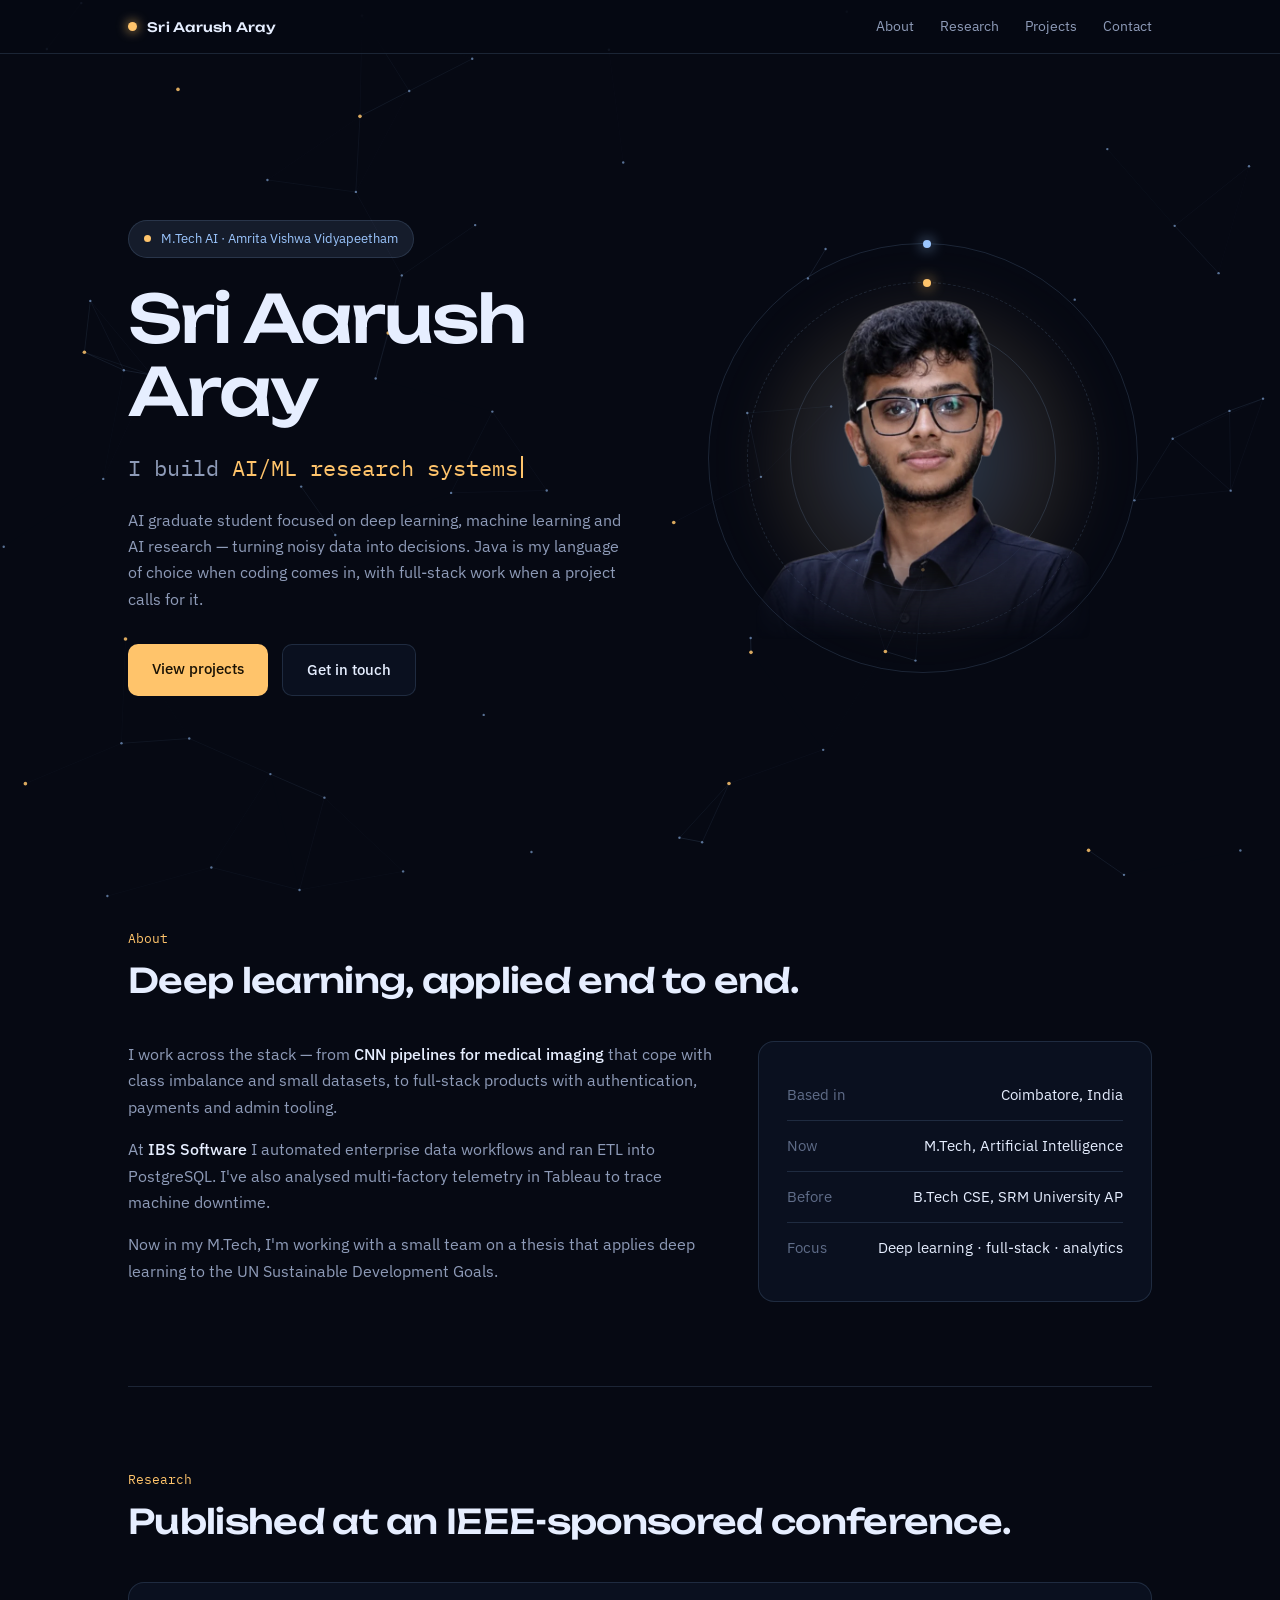
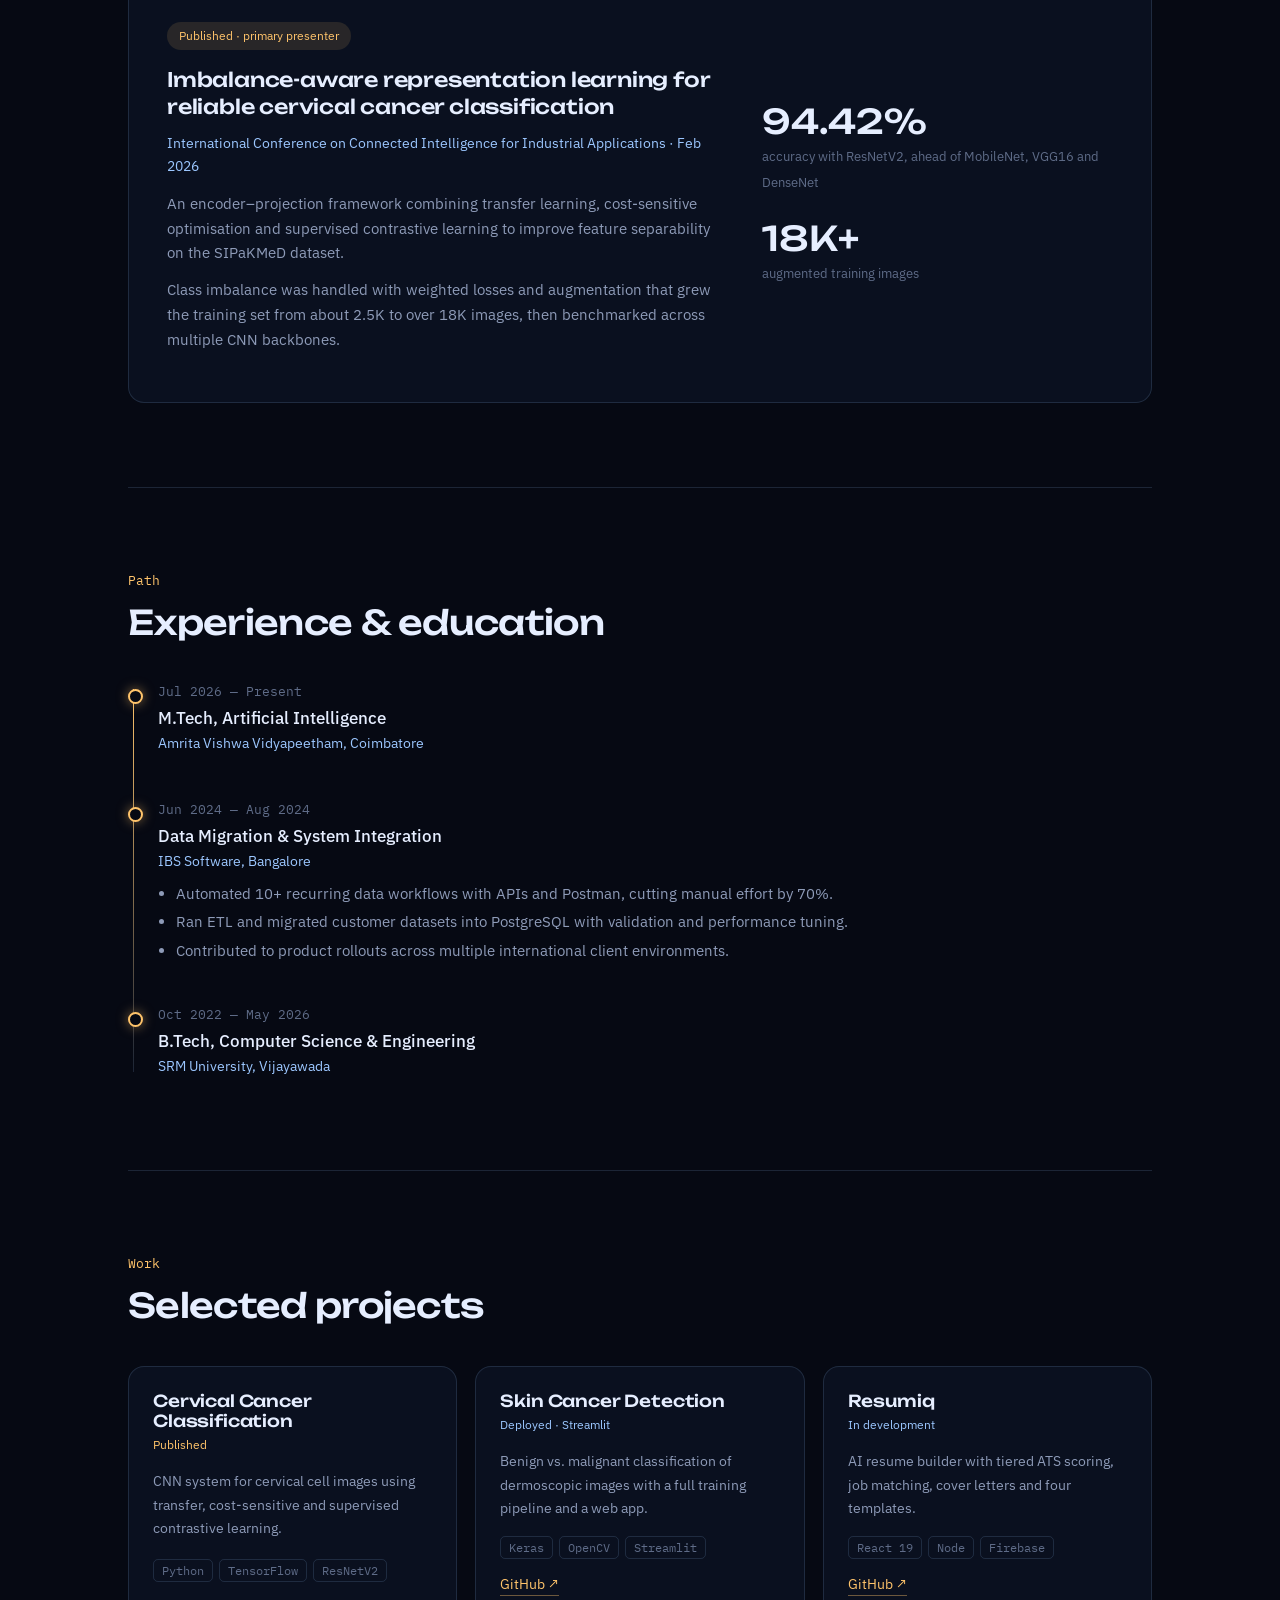
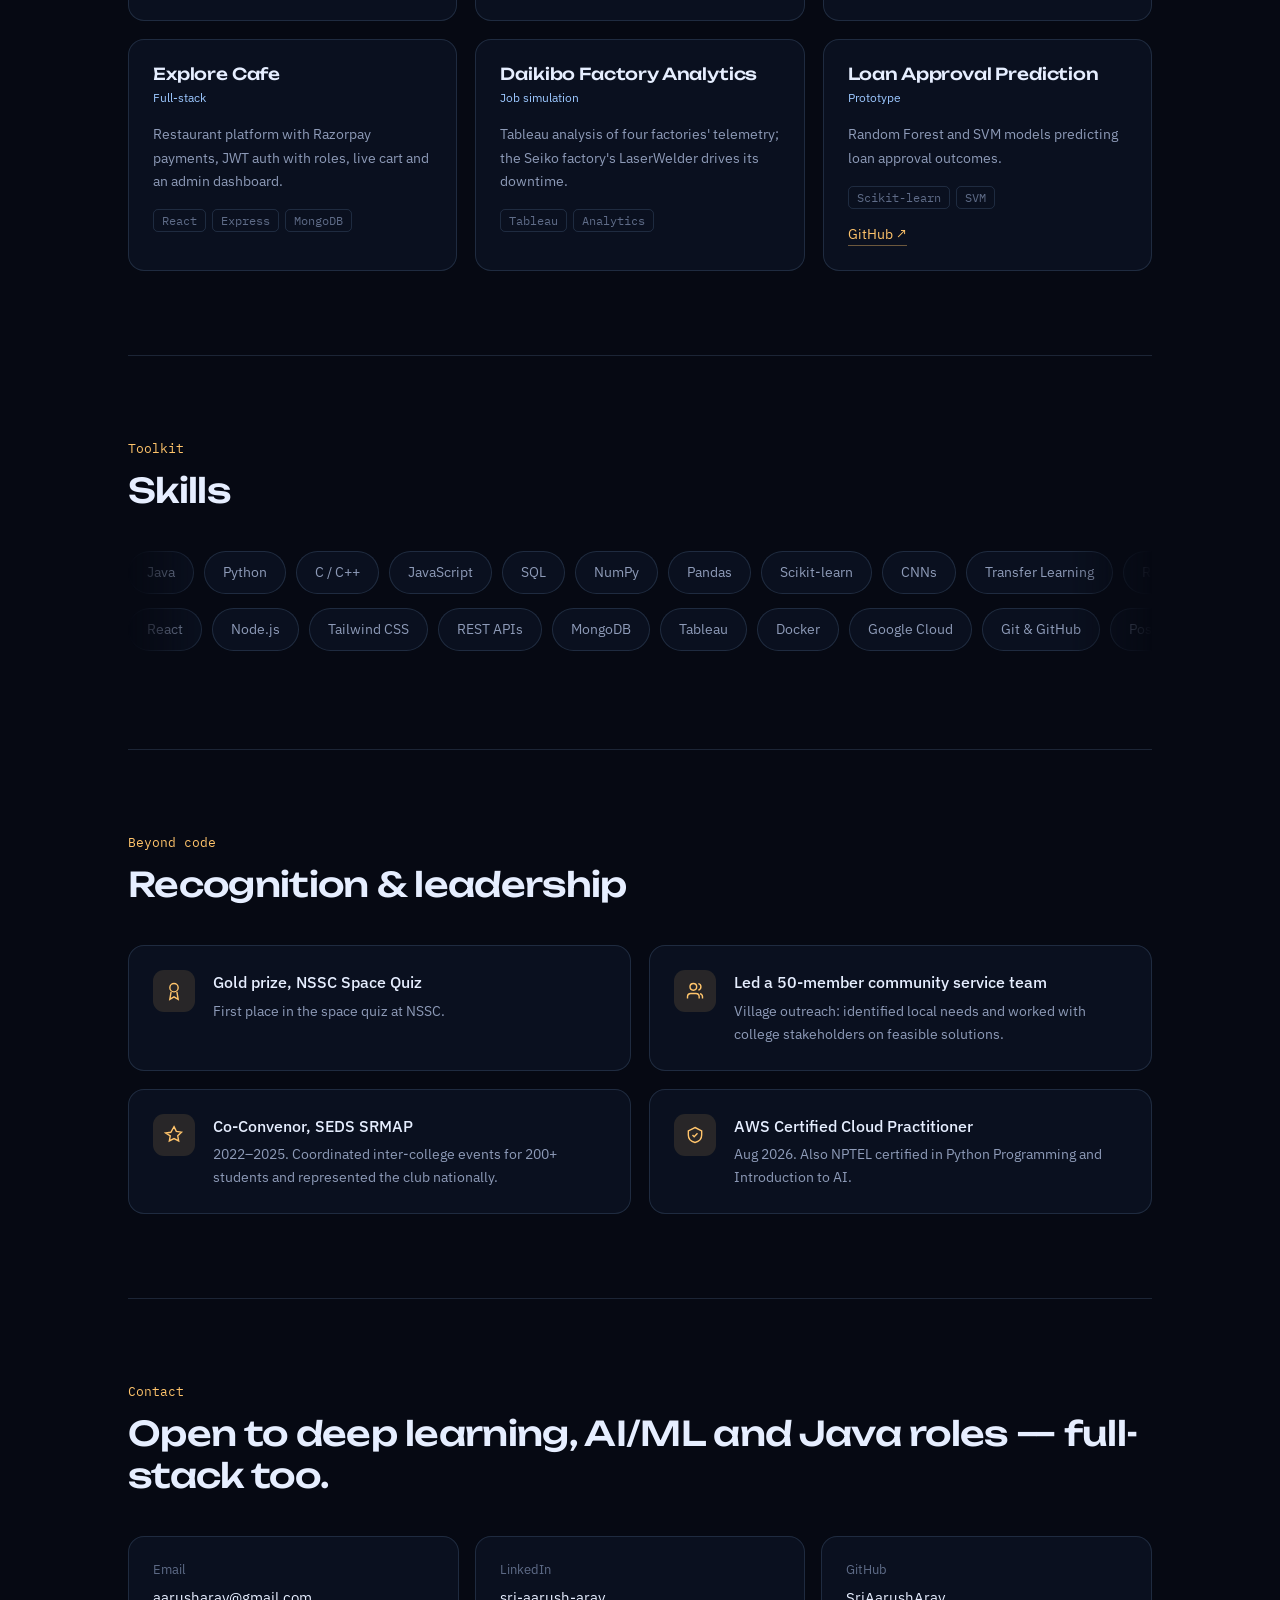
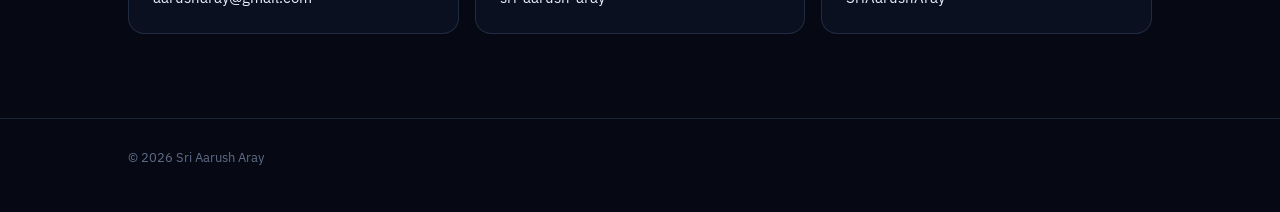
<file: index.html>
<!DOCTYPE html>
<html lang="en"><head>
<meta charset="UTF-8">
<meta name="viewport" content="width=device-width, initial-scale=1, viewport-fit=cover">
<meta name="theme-color" content="#060913">
<meta name="description" content="Sri Aarush Aray — M.Tech AI student building deep learning models, data pipelines and full-stack products.">
<title>Sri Aarush Aray — AI &amp; Data Systems</title>
<link rel="preconnect" href="https://fonts.googleapis.com"><link rel="preconnect" href="https://fonts.gstatic.com" crossorigin>
<link href="https://fonts.googleapis.com/css2?family=Unbounded:wght@400;500;600&family=IBM+Plex+Sans:wght@400;500&family=IBM+Plex+Mono:wght@400;500&display=swap" rel="stylesheet">
<script>document.documentElement.classList.add('js')</script>
<style>
:root{--void:#060913;--glass:rgba(14,21,40,.62);--line:rgba(156,199,255,.15);--text:#e6eeff;--muted:#8e9bb8;--faint:#5f6c88;--ice:#9cc7ff;--star:#ffc46b;--star-soft:rgba(255,196,107,.12);--ice-soft:rgba(156,199,255,.1);
--disp:'Unbounded','Arial Black',sans-serif;--sans:'IBM Plex Sans',system-ui,sans-serif;--mono:'IBM Plex Mono',monospace;
box-sizing:border-box;padding-top:env(safe-area-inset-top,0px);padding-bottom:env(safe-area-inset-bottom,0px);color-scheme:dark}
html{scroll-behavior:smooth;scroll-padding-top:calc(env(safe-area-inset-top,0px) + 70px)}
*{box-sizing:border-box}
body{margin:0;background:var(--void);color:var(--text);font:16px/1.65 var(--sans);-webkit-font-smoothing:antialiased;overflow-x:hidden}
a{color:inherit;text-decoration:none}a:focus-visible,button:focus-visible{outline:2px solid var(--star);outline-offset:3px}
#bg{position:fixed;inset:0;z-index:0;pointer-events:none}
main,header,footer{position:relative;z-index:1}
.wrap{max-width:1080px;margin:0 auto;padding:0 28px}
header{position:sticky;top:env(safe-area-inset-top,0px);z-index:20;background:rgba(6,9,19,.7);backdrop-filter:blur(14px);border-bottom:1px solid var(--line)}
.bar{max-width:1080px;margin:0 auto;padding:15px 28px;display:flex;justify-content:space-between;align-items:center}
.brand{font:500 13px var(--disp);letter-spacing:.02em;display:flex;align-items:center;gap:10px}
.brand i{width:9px;height:9px;border-radius:50%;background:var(--star);box-shadow:0 0 12px var(--star)}
nav{display:flex;gap:26px}nav a{font-size:14px;color:var(--muted);transition:color .2s}nav a:hover{color:var(--text)}
@media(max-width:560px){nav{gap:16px}nav a{font-size:13px}.brand span{display:none}}
/* hero */
.hero{min-height:88svh;display:grid;grid-template-columns:1.15fr 1fr;gap:40px;align-items:center;padding:56px 0 40px}
@media(max-width:860px){.hero{grid-template-columns:1fr;padding-top:36px}}
.pill{display:inline-flex;align-items:center;gap:10px;font-size:13px;color:var(--ice);border:1px solid var(--line);background:var(--ice-soft);padding:7px 15px;border-radius:30px;margin-bottom:26px}
.pill b{width:7px;height:7px;border-radius:50%;background:var(--star);animation:pulse 2s infinite}
@keyframes pulse{0%{box-shadow:0 0 0 0 rgba(255,196,107,.6)}100%{box-shadow:0 0 0 10px rgba(255,196,107,0)}}
h1{font:500 clamp(36px,6.4vw,66px)/1.04 var(--disp);letter-spacing:-.03em;margin:0 0 22px}
h1 .ln{display:block;overflow:hidden;padding-bottom:.08em}
h1 .ln span{display:block;transform:translateY(110%);animation:up 1s cubic-bezier(.2,.8,.2,1) forwards;animation-delay:var(--d,0s)}
@keyframes up{to{transform:none}}
.role{font:400 clamp(17px,2.4vw,22px) var(--mono);color:var(--star);min-height:1.6em;margin-bottom:18px}
.role em{font-style:normal;color:var(--muted)}.caret{display:inline-block;width:2px;height:1em;background:var(--star);margin-left:3px;vertical-align:-2px;animation:blink 1s steps(1) infinite}
@keyframes blink{50%{opacity:0}}
.lede{color:var(--muted);max-width:50ch;margin:0 0 32px}
.rise{opacity:0;transform:translateY(16px);animation:fade .9s cubic-bezier(.2,.8,.2,1) forwards;animation-delay:var(--d,0s)}
@keyframes fade{to{opacity:1;transform:none}}
.cta{display:flex;gap:14px;flex-wrap:wrap}
.btn{padding:13px 24px;border-radius:10px;font-size:14.5px;font-weight:500;transition:transform .2s,box-shadow .2s}
.btn.p{background:var(--star);color:#1a1204}.btn.p:hover{transform:translateY(-2px);box-shadow:0 8px 30px rgba(255,196,107,.35)}
.btn.g{border:1px solid var(--line);background:var(--glass)}.btn.g:hover{transform:translateY(-2px);border-color:var(--ice)}
/* portrait + orbits */
.stage{position:relative;width:min(100%,430px);aspect-ratio:1;margin:0 auto;justify-self:center}
.glow{position:absolute;inset:8%;border-radius:50%;background:radial-gradient(circle,rgba(156,199,255,.28),rgba(255,196,107,.08) 55%,transparent 70%);filter:blur(24px);animation:breathe 6s ease-in-out infinite}
@keyframes breathe{50%{transform:scale(1.08);opacity:.8}}
.orb{position:absolute;border-radius:50%;border:1px solid var(--line);animation:spin var(--t) linear infinite}
.orb::after{content:"";position:absolute;top:-4px;left:50%;width:8px;height:8px;border-radius:50%;background:var(--c,var(--ice));box-shadow:0 0 14px var(--c,var(--ice))}
.o1{inset:0;--t:34s}.o2{inset:9%;--t:22s;--c:var(--star);animation-direction:reverse;border-style:dashed}.o3{inset:19%;--t:15s}
@keyframes spin{to{transform:rotate(360deg)}}
.stage img{position:absolute;left:11%;bottom:6%;width:78%;height:auto;-webkit-mask-image:linear-gradient(to bottom,#000 68%,transparent 98%),linear-gradient(to right,transparent,#000 12%,#000 88%,transparent);-webkit-mask-composite:source-in;mask-image:linear-gradient(to bottom,#000 68%,transparent 98%),linear-gradient(to right,transparent,#000 12%,#000 88%,transparent);mask-composite:intersect;opacity:0;animation:fade 1.2s .5s forwards}
.chip{position:absolute;font-size:12px;padding:8px 13px;border-radius:10px;background:var(--glass);border:1px solid var(--line);backdrop-filter:blur(10px);white-space:nowrap;animation:float 5s ease-in-out infinite}
.chip b{display:block;font:500 15px var(--disp);color:var(--star)}
.c1{top:6%;right:-2%}.c2{bottom:16%;left:-4%;animation-delay:-1.6s}.c3{bottom:2%;right:2%;animation-delay:-3s}
@keyframes float{50%{transform:translateY(-9px)}}
@media(max-width:560px){.c1{right:0}.c2{left:0}}
/* sections */
section{padding:84px 0;border-top:1px solid var(--line)}
.hero+section{border-top:0}
h2{font:500 clamp(24px,3.6vw,34px) var(--disp);letter-spacing:-.02em;margin:0 0 40px}
h2 small{display:block;font:400 13px var(--mono);color:var(--star);letter-spacing:0;margin-bottom:12px}
.reveal{opacity:1}.js .reveal{opacity:0;transform:translateY(26px);transition:opacity .8s,transform .8s cubic-bezier(.2,.8,.2,1);transition-delay:calc(var(--i,0)*80ms)}.js .reveal.in{opacity:1;transform:none}
.card{position:relative;background:var(--glass);border:1px solid var(--line);border-radius:16px;padding:28px;overflow:hidden;transition:border-color .3s,transform .3s}
.card::before{content:"";position:absolute;inset:0;background:radial-gradient(360px circle at var(--mx,50%) var(--my,-30%),rgba(156,199,255,.14),transparent 60%);opacity:0;transition:opacity .3s;pointer-events:none}
.card:hover{border-color:rgba(156,199,255,.4);transform:translateY(-3px)}.card:hover::before{opacity:1}
.about{display:grid;grid-template-columns:1.5fr 1fr;gap:40px}@media(max-width:800px){.about{grid-template-columns:1fr}}
.about p{color:var(--muted);margin:0 0 16px}.about strong{color:var(--text);font-weight:500}
.rows div{display:flex;justify-content:space-between;gap:16px;padding:13px 0;border-bottom:1px solid var(--line);font-size:14.5px}.rows div:last-child{border:0}.rows span{color:var(--faint)}.rows b{font-weight:400;text-align:right}
.paper{display:grid;grid-template-columns:1.6fr 1fr;gap:34px;padding:38px}@media(max-width:800px){.paper{grid-template-columns:1fr;padding:26px}}
.tag{display:inline-block;font-size:12px;color:var(--star);background:var(--star-soft);padding:4px 12px;border-radius:20px;margin-bottom:16px}
.paper h3{font:500 20px/1.35 var(--disp);margin:0 0 12px;letter-spacing:-.01em}.paper .v{color:var(--ice);font-size:14px;margin-bottom:14px}.paper p{color:var(--muted);font-size:15px;margin:0 0 12px}
.stats{display:flex;flex-direction:column;gap:22px;justify-content:center}.stats b{display:block;font:500 34px var(--disp);color:var(--text)}.stats span{font-size:13px;color:var(--faint)}
.tl{position:relative;padding-left:30px;max-width:760px}.tl::before{content:"";position:absolute;left:5px;top:6px;bottom:6px;width:1px;background:linear-gradient(var(--star),var(--line));transform-origin:top;transform:scaleY(1)}.js .tl::before{transform:scaleY(0);transition:transform 1.6s cubic-bezier(.4,0,.2,1)}.js .tl.in::before{transform:scaleY(1)}
.ti{position:relative;padding-bottom:38px}.ti:last-child{padding-bottom:0}.ti::before{content:"";position:absolute;left:-30px;top:6px;width:11px;height:11px;border-radius:50%;background:var(--void);border:2px solid var(--star);box-shadow:0 0 12px rgba(255,196,107,.5)}
.d{font:12.5px var(--mono);color:var(--faint);margin-bottom:5px}.r{font-weight:500;font-size:17px}.o{color:var(--ice);font-size:14px;margin-bottom:8px}.ti ul{margin:8px 0 0;padding-left:18px;color:var(--muted);font-size:14.5px}.ti li{margin-bottom:5px}
.grid{display:grid;grid-template-columns:repeat(3,1fr);gap:18px}@media(max-width:940px){.grid{grid-template-columns:repeat(2,1fr)}}@media(max-width:620px){.grid{grid-template-columns:1fr}}
.pc{display:flex;flex-direction:column;padding:24px}.pc h3{font:500 16.5px var(--disp);margin:0 0 4px;letter-spacing:-.01em}.st{font-size:12px;color:var(--ice);margin-bottom:14px}.st.pub{color:var(--star)}
.pc p{color:var(--muted);font-size:14.3px;margin:0 0 16px;flex:1}.tags{display:flex;flex-wrap:wrap;gap:6px;margin-bottom:14px}.tags span{font:11.5px var(--mono);color:var(--faint);border:1px solid var(--line);padding:3px 8px;border-radius:5px}
.gh{font-size:13.5px;color:var(--star);align-self:flex-start;border-bottom:1px solid rgba(255,196,107,.4)}.gh:hover{border-color:var(--star)}
.mq{overflow:hidden;-webkit-mask-image:linear-gradient(90deg,transparent,#000 8%,#000 92%,transparent);mask-image:linear-gradient(90deg,transparent,#000 8%,#000 92%,transparent);margin-bottom:14px}
.tr{display:flex;width:max-content;animation:sc 42s linear infinite}.mq.rv .tr{animation-direction:reverse;animation-duration:50s}.mq:hover .tr{animation-play-state:paused}@keyframes sc{to{transform:translateX(-50%)}}
.tr span{margin-right:10px;padding:9px 18px;border:1px solid var(--line);border-radius:30px;background:var(--glass);font-size:14px;color:var(--muted);white-space:nowrap}
.rec{display:grid;grid-template-columns:repeat(2,1fr);gap:18px}@media(max-width:700px){.rec{grid-template-columns:1fr}}
.rec .card{display:flex;gap:18px;padding:24px}.ic{flex:none;width:42px;height:42px;border-radius:11px;background:var(--star-soft);color:var(--star);display:grid;place-items:center}.ic svg{width:20px;height:20px}
.rec h3{font-size:15.5px;font-weight:500;margin:0 0 4px}.rec p{margin:0;font-size:14px;color:var(--muted)}
.cl{display:grid;grid-template-columns:repeat(3,1fr);gap:16px;margin-top:8px}@media(max-width:760px){.cl{grid-template-columns:1fr}}
.cl a{padding:22px 24px}.cl small{display:block;color:var(--faint);font-size:12.5px;margin-bottom:4px}.cl span{font-size:15px;word-break:break-all}
.big{font:500 clamp(28px,5vw,50px)/1.1 var(--disp);letter-spacing:-.03em;max-width:15ch;margin:0 0 34px}
footer{padding:28px 0 44px;border-top:1px solid var(--line);color:var(--faint);font-size:13px}
@media(prefers-reduced-motion:reduce){html{scroll-behavior:auto}*,*::before,*::after{animation:none!important;transition:none!important}h1 .ln span,.rise,.stage img{transform:none;opacity:1}.js .reveal{opacity:1;transform:none}.js .tl::before{transform:none}.tr{flex-wrap:wrap;width:auto}.tr .cl2{display:none}.caret{display:none}}
</style></head><body>
<canvas id="bg" aria-hidden="true"></canvas>
<header><div class="bar"><a href="#top" class="brand"><i></i><span>Sri Aarush Aray</span></a>
<nav><a href="#about">About</a><a href="#research">Research</a><a href="#projects">Projects</a><a href="#contact">Contact</a></nav></div></header>
<main id="top"><div class="wrap">
<div class="hero">
 <div>
  <div class="pill rise" style="--d:.1s"><b></b>M.Tech AI · Amrita Vishwa Vidyapeetham</div>
  <h1><span class="ln"><span style="--d:.25s">Sri Aarush</span></span><span class="ln"><span style="--d:.4s">Aray</span></span></h1>
  <div class="role rise" style="--d:.7s"><em>I build </em><span id="typed">deep learning models</span><span class="caret"></span></div>
  <p class="lede rise" style="--d:.85s">AI graduate student focused on deep learning, machine learning and AI research — turning noisy data into decisions. Java is my language of choice when coding comes in, with full-stack work when a project calls for it.</p>
  <div class="cta rise" style="--d:1s"><a class="btn p" href="#projects">View projects</a><a class="btn g" href="#contact">Get in touch</a></div>
 </div>
 <div class="stage">
  <div class="glow"></div><div class="orb o1"></div><div class="orb o2"></div><div class="orb o3"></div>
  <img src="[data-uri]" width="720" height="789" alt="Portrait of Sri Aarush Aray">
  <div class="chip c1 rise" style="--d:1.2s"><b>95.57%</b>classifier accuracy</div>
  <div class="chip c2 rise" style="--d:1.4s"><b>IEEE</b>conference presenter</div>
  <div class="chip c3 rise" style="--d:1.6s"><b>AWS</b>Cloud Practitioner</div>
 </div>
</div>

<section id="about"><h2 class="reveal"><small>About</small>Deep learning, applied end to end.</h2>
<div class="about">
 <div class="reveal" style="--i:1"><p>I work across the stack — from <strong>CNN pipelines for medical imaging</strong> that cope with class imbalance and small datasets, to full-stack products with authentication, payments and admin tooling.</p>
 <p>At <strong>IBS Software</strong> I automated enterprise data workflows and ran ETL into PostgreSQL. I've also analysed multi-factory telemetry in Tableau to trace machine downtime.</p>
 <p>Now in my M.Tech, I'm working with a small team on a thesis that applies deep learning to the UN Sustainable Development Goals.</p></div>
 <div class="card rows reveal" style="--i:2"><div><span>Based in</span><b>Coimbatore, India</b></div><div><span>Now</span><b>M.Tech, Artificial Intelligence</b></div><div><span>Before</span><b>B.Tech CSE, SRM University AP</b></div><div><span>Focus</span><b>Deep learning · full-stack · analytics</b></div></div>
</div></section>

<section id="research"><h2 class="reveal"><small>Research</small>Published at an IEEE-sponsored conference.</h2>
<div class="card paper reveal" style="--i:1">
 <div><span class="tag">Published · primary presenter</span>
 <h3>Imbalance-aware representation learning for reliable cervical cancer classification</h3>
 <div class="v">International Conference on Connected Intelligence for Industrial Applications · Feb 2026</div>
 <p>An encoder–projection framework combining transfer learning, cost-sensitive optimisation and supervised contrastive learning to improve feature separability on the SIPaKMeD dataset.</p>
 <p>Class imbalance was handled with weighted losses and augmentation that grew the training set from about 2.5K to over 18K images, then benchmarked across multiple CNN backbones.</p></div>
 <div class="stats"><div><b data-n="95.57" data-d="2" data-s="%">0</b><span>accuracy with ResNetV2, ahead of MobileNet, VGG16 and DenseNet</span></div><div><b data-n="18" data-d="0" data-s="K+">0</b><span>augmented training images</span></div></div>
</div></section>

<section id="experience"><h2 class="reveal"><small>Path</small>Experience &amp; education</h2>
<div class="tl reveal">
 <div class="ti"><div class="d">Jul 2026 — Present</div><div class="r">M.Tech, Artificial Intelligence</div><div class="o">Amrita Vishwa Vidyapeetham, Coimbatore</div></div>
 <div class="ti"><div class="d">Jun 2024 — Aug 2024</div><div class="r">Data Migration &amp; System Integration</div><div class="o">IBS Software, Bangalore</div><ul><li>Automated 10+ recurring data workflows with APIs and Postman, cutting manual effort by 70%.</li><li>Ran ETL and migrated customer datasets into PostgreSQL with validation and performance tuning.</li><li>Contributed to product rollouts across multiple international client environments.</li></ul></div>
 <div class="ti"><div class="d">Oct 2022 — May 2026</div><div class="r">B.Tech, Computer Science &amp; Engineering</div><div class="o">SRM University, Vijayawada</div></div>
</div></section>

<section id="projects"><h2 class="reveal"><small>Work</small>Selected projects</h2>
<div class="grid">
 <div class="card pc reveal" style="--i:0"><h3>Cervical Cancer Classification</h3><div class="st pub">Published</div><p>CNN system for cervical cell images using transfer, cost-sensitive and supervised contrastive learning.</p><div class="tags"><span>Python</span><span>TensorFlow</span><span>ResNetV2</span></div></div>
 <div class="card pc reveal" style="--i:1"><h3>Skin Cancer Detection</h3><div class="st">Deployed · Streamlit</div><p>Benign vs. malignant classification of dermoscopic images with a full training pipeline and a web app.</p><div class="tags"><span>Keras</span><span>OpenCV</span><span>Streamlit</span></div><a class="gh" href="https://github.com/SriAarushAray/Skin-Cancer-Using-CNN" target="_blank" rel="noopener">GitHub ↗</a></div>
 <div class="card pc reveal" style="--i:2"><h3>Resumiq</h3><div class="st">In development</div><p>AI resume builder with tiered ATS scoring, job matching, cover letters and four templates.</p><div class="tags"><span>React 19</span><span>Node</span><span>Firebase</span></div><a class="gh" href="https://github.com/SriAarushAray/ai-resume-builder" target="_blank" rel="noopener">GitHub ↗</a></div>
 <div class="card pc reveal" style="--i:0"><h3>Explore Cafe</h3><div class="st">Full-stack</div><p>Restaurant platform with Razorpay payments, JWT auth with roles, live cart and an admin dashboard.</p><div class="tags"><span>React</span><span>Express</span><span>MongoDB</span></div></div>
 <div class="card pc reveal" style="--i:1"><h3>Daikibo Factory Analytics</h3><div class="st">Job simulation</div><p>Tableau analysis of four factories' telemetry; the Seiko factory's LaserWelder drives its downtime.</p><div class="tags"><span>Tableau</span><span>Analytics</span></div></div>
 <div class="card pc reveal" style="--i:2"><h3>Loan Approval Prediction</h3><div class="st">Prototype</div><p>Random Forest and SVM models predicting loan approval outcomes.</p><div class="tags"><span>Scikit-learn</span><span>SVM</span></div><a class="gh" href="https://github.com/SriAarushAray/Loan-predection" target="_blank" rel="noopener">GitHub ↗</a></div>
</div></section>

<section id="skills"><h2 class="reveal"><small>Toolkit</small>Skills</h2>
<div class="mq reveal" data-m><div class="tr"><span>Java</span><span>Python</span><span>C / C++</span><span>JavaScript</span><span>SQL</span><span>NumPy</span><span>Pandas</span><span>Scikit-learn</span><span>CNNs</span><span>Transfer Learning</span><span>ResNet</span><span>DenseNet</span></div></div>
<div class="mq rv reveal" data-m><div class="tr"><span>React</span><span>Node.js</span><span>Tailwind CSS</span><span>REST APIs</span><span>MongoDB</span><span>Tableau</span><span>Docker</span><span>Google Cloud</span><span>Git &amp; GitHub</span><span>Postman</span><span>Jupyter</span></div></div>
</section>

<section id="recognition"><h2 class="reveal"><small>Beyond code</small>Recognition &amp; leadership</h2>
<div class="rec">
 <div class="card reveal" style="--i:0"><div class="ic"><svg viewBox="0 0 24 24" fill="none" stroke="currentColor" stroke-width="1.7"><circle cx="12" cy="8" r="5"/><path d="M8.5 13 7 22l5-3 5 3-1.5-9"/></svg></div><div><h3>Gold prize, NSSC Space Quiz</h3><p>First place in the space quiz at NSSC.</p></div></div>
 <div class="card reveal" style="--i:1"><div class="ic"><svg viewBox="0 0 24 24" fill="none" stroke="currentColor" stroke-width="1.7"><path d="M17 21v-2a4 4 0 0 0-4-4H7a4 4 0 0 0-4 4v2"/><circle cx="10" cy="7" r="4"/><path d="M21 21v-2a4 4 0 0 0-3-3.9M16 3.1a4 4 0 0 1 0 7.8"/></svg></div><div><h3>Led a 50-member community service team</h3><p>Village outreach: identified local needs and worked with college stakeholders on feasible solutions.</p></div></div>
 <div class="card reveal" style="--i:2"><div class="ic"><svg viewBox="0 0 24 24" fill="none" stroke="currentColor" stroke-width="1.7"><path d="M12 2l2.8 5.7 6.2.9-4.5 4.4 1.1 6.2L12 16.3l-5.6 2.9 1.1-6.2L2 9.6l6.2-.9z"/></svg></div><div><h3>Co-Convenor, SEDS SRMAP</h3><p>2022–2025. Coordinated inter-college events for 200+ students and represented the club nationally.</p></div></div>
 <div class="card reveal" style="--i:3"><div class="ic"><svg viewBox="0 0 24 24" fill="none" stroke="currentColor" stroke-width="1.7"><path d="M12 3l8 4v5c0 5-3.5 8-8 9-4.5-1-8-4-8-9V7z"/><path d="M9 12l2 2 4-4"/></svg></div><div><h3>AWS Certified Cloud Practitioner</h3><p>Aug 2026. Also NPTEL certified in Python Programming and Introduction to AI.</p></div></div>
</div></section>

<section id="contact"><h2 class="reveal"><small>Contact</small>Open to deep learning, AI/ML and Java roles — full-stack too.</h2>
<div class="cl">
 <a class="card reveal" style="--i:0" href="mailto:aarusharay@gmail.com"><small>Email</small><span>aarusharay@gmail.com</span></a>
 <a class="card reveal" style="--i:1" href="https://linkedin.com/in/sri-aarush-aray" target="_blank" rel="noopener"><small>LinkedIn</small><span>sri-aarush-aray</span></a>
 <a class="card reveal" style="--i:2" href="https://github.com/SriAarushAray" target="_blank" rel="noopener"><small>GitHub</small><span>SriAarushAray</span></a>
</div></section>
</div>
<footer><div class="wrap">© 2026 Sri Aarush Aray</div></footer>
</main>
<script>
(function(){
var rm=matchMedia('(prefers-reduced-motion: reduce)').matches;
// constellation
var c=document.getElementById('bg'),x=c.getContext('2d'),W,H,P=[],M={x:-999,y:-999};
function size(){var d=Math.min(devicePixelRatio||1,2);W=innerWidth;H=innerHeight;c.width=W*d;c.height=H*d;c.style.width=W+'px';c.style.height=H+'px';x.setTransform(d,0,0,d,0,0);P=[];for(var i=0,n=Math.min(90,W*H/16000|0);i<n;i++)P.push({x:Math.random()*W,y:Math.random()*H,vx:(Math.random()-.5)*.28,vy:(Math.random()-.5)*.28,s:Math.random()<.12})}
function frame(){x.clearRect(0,0,W,H);for(var i=0;i<P.length;i++){var p=P[i];if(!rm){p.x+=p.vx;p.y+=p.vy;if(p.x<0||p.x>W)p.vx*=-1;if(p.y<0||p.y>H)p.vy*=-1}
x.fillStyle=p.s?'rgba(255,196,107,.85)':'rgba(156,199,255,.55)';x.beginPath();x.arc(p.x,p.y,p.s?1.8:1.2,0,6.283);x.fill();
for(var j=i+1;j<P.length;j++){var q=P[j],dx=p.x-q.x,dy=p.y-q.y,d=Math.sqrt(dx*dx+dy*dy);if(d<130){x.strokeStyle='rgba(156,199,255,'+(1-d/130)*.2+')';x.lineWidth=.7;x.beginPath();x.moveTo(p.x,p.y);x.lineTo(q.x,q.y);x.stroke()}}
var mx=p.x-M.x,my=p.y-M.y,md=Math.sqrt(mx*mx+my*my);if(md<170){x.strokeStyle='rgba(255,196,107,'+(1-md/170)*.5+')';x.beginPath();x.moveTo(p.x,p.y);x.lineTo(M.x,M.y);x.stroke()}}
if(!rm)requestAnimationFrame(frame)}
addEventListener('resize',size);addEventListener('pointermove',function(e){M.x=e.clientX;M.y=e.clientY});size();frame();
// typed roles
var T=['deep learning models','AI/ML research systems','Java-first backends','full-stack products'],te=document.getElementById('typed'),ti=0,ci=T[0].length,del=true;
if(!rm)(function tick(){var w=T[ti];if(del){ci--;if(ci<=0){del=false;ti=(ti+1)%T.length;ci=0}}else{ci++;if(ci>=T[ti].length){del=true;te.textContent=T[ti];return setTimeout(tick,1900)}}te.textContent=T[ti].slice(0,ci)||'\u00a0';setTimeout(tick,del?28:55)})();
// marquee clones
document.querySelectorAll('[data-m] .tr').forEach(function(t){var h=t.innerHTML;t.insertAdjacentHTML('beforeend',h.replace(/<span>/g,'<span class="cl2" aria-hidden="true">'))});
// reveal + count-up
function count(e){var n=+e.dataset.n,dc=+e.dataset.d,s=e.dataset.s||'',t0=performance.now();if(rm){e.textContent=n.toFixed(dc)+s;return}(function f(t){var k=Math.min((t-t0)/1600,1),v=n*(1-Math.pow(1-k,3));e.textContent=v.toFixed(dc)+s;if(k<1)requestAnimationFrame(f)})(t0)}
var io=new IntersectionObserver(function(en){en.forEach(function(e){if(e.isIntersecting){e.target.classList.add('in');e.target.querySelectorAll('[data-n]').forEach(count);io.unobserve(e.target)}})},{threshold:.15});
document.querySelectorAll('.reveal').forEach(function(e){io.observe(e)});
// card spotlight
document.querySelectorAll('.card').forEach(function(e){e.addEventListener('pointermove',function(v){var r=e.getBoundingClientRect();e.style.setProperty('--mx',v.clientX-r.left+'px');e.style.setProperty('--my',v.clientY-r.top+'px')})});
})();
</script></body></html>
</file>
